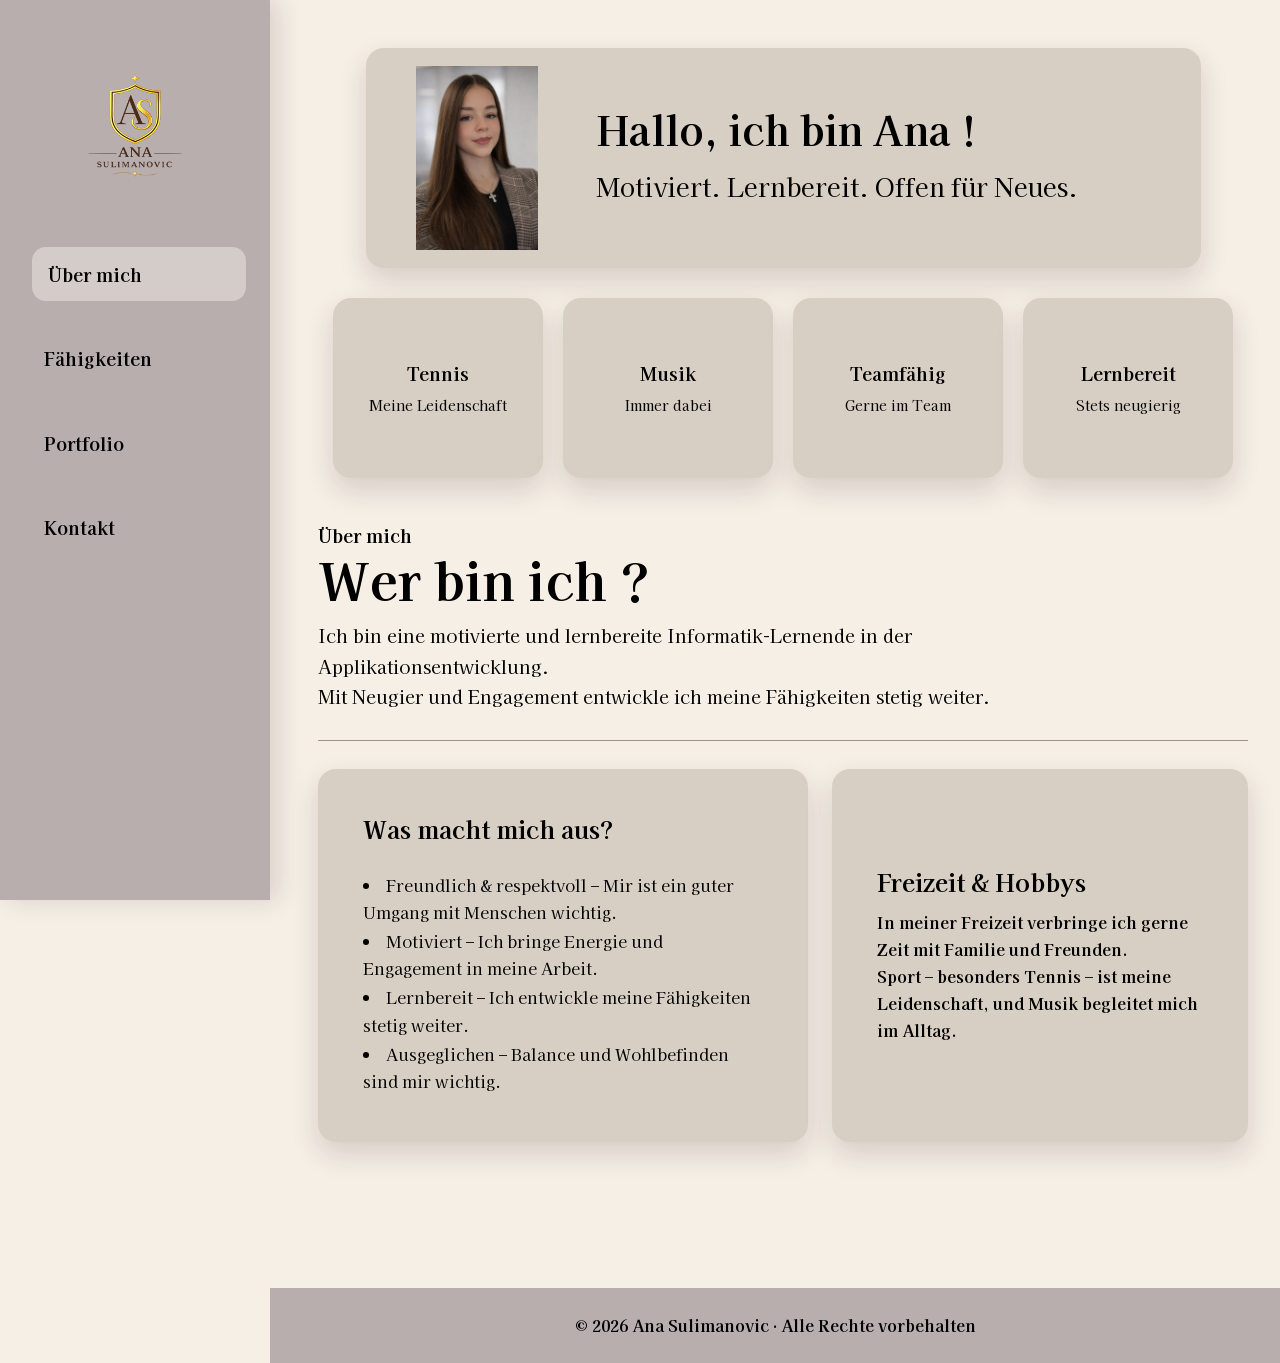
<file: index.html>
<!DOCTYPE html>
<html lang="de">
<head>
    <meta charset="UTF-8">
    <meta name="viewport" content="width=device-width, initial-scale=1.0">
    <title>Ana Sulimanovic | Über mich</title>
    <link rel="preconnect" href="https://fonts.googleapis.com">
    <link rel="preconnect" href="https://fonts.gstatic.com" crossorigin>
    <link href="https://fonts.googleapis.com/css2?family=Kaisei+Tokumin:wght@400;500;700&display=swap" rel="stylesheet">
    <link rel="stylesheet" href="css/style.css">
</head>
<body>
    <a class="skip-link" href="#main">Zum Inhalt springen</a>
    <input class="nav-toggle" type="checkbox" id="nav-toggle" aria-label="Navigation öffnen">

    <aside class="sidebar" aria-label="Hauptnavigation">
        <!-- Accessibility: logo images use lazy loading to improve performance -->
        <a class="logo" href="index.html" aria-label="Zur Startseite">
            <img src="images/logo.png" alt="Logo Ana Sulimanovic" loading="lazy">
        </a>
        <label class="menu-button" for="nav-toggle" aria-label="Menü öffnen">
            <span></span>
            <span></span>
            <span></span>
        </label>
        <!-- Navigation: aria-current added to the active page for screenreader clarity -->
        <nav class="navigation">
            <a class="active" href="index.html" aria-current="page">Über mich</a>
            <a href="faehigkeiten.html">Fähigkeiten</a>
            <a href="portfolio.html">Portfolio</a>
            <a href="kontakt.html">Kontakt</a>
        </nav>
    </aside>

    <main class="content" id="main">
        <section class="section">
            <div class="intro-card">
                <img class="profile-image" src="images/profile.jpg" alt="Portrait von Ana Sulimanovic" loading="lazy">
                <div class="intro-text">
                    <h1>Hallo, ich bin Ana !</h1>
                    <p>Motiviert. Lernbereit. Offen für Neues.</p>
                </div>
            </div>

            <div class="highlight-grid" aria-label="Kurzprofil">
                <article class="small-card">
                    <h2>Tennis</h2>
                    <p>Meine Leidenschaft</p>
                </article>
                <article class="small-card">
                    <h2>Musik</h2>
                    <p>Immer dabei</p>
                </article>
                <article class="small-card">
                    <h2>Teamfähig</h2>
                    <p>Gerne im Team</p>
                </article>
                <article class="small-card">
                    <h2>Lernbereit</h2>
                    <p>Stets neugierig</p>
                </article>
            </div>

            <header class="section-header">
                <p class="section-kicker">Über mich</p>
                <h2>Wer bin ich ?</h2>
                <p>Ich bin eine motivierte und lernbereite Informatik-Lernende in der Applikationsentwicklung.<br>Mit Neugier und Engagement entwickle ich meine Fähigkeiten stetig weiter.</p>
            </header>

            <div class="two-column">
                <article class="box-card">
                    <h3>Was macht mich aus?</h3>
                    <ul class="dash-list">
                        <li>Freundlich &amp; respektvoll – Mir ist ein guter Umgang mit Menschen wichtig.</li>
                        <li>Motiviert – Ich bringe Energie und Engagement in meine Arbeit.</li>
                        <li>Lernbereit – Ich entwickle meine Fähigkeiten stetig weiter.</li>
                        <li>Ausgeglichen – Balance und Wohlbefinden sind mir wichtig.</li>
                    </ul>
                </article>
                <article class="box-card text-only-card">
                    <h3>Freizeit &amp; Hobbys</h3>
                    <p><strong>In meiner Freizeit verbringe ich gerne Zeit mit Familie und Freunden.<br>Sport – besonders Tennis – ist meine Leidenschaft, und Musik begleitet mich im Alltag.</strong></p>
                </article>
            </div>
        </section>
    </main>

    <footer class="footer">
        <p>&copy; 2026 Ana Sulimanovic · Alle Rechte vorbehalten</p>
    </footer>
</body>
</html>
</file>
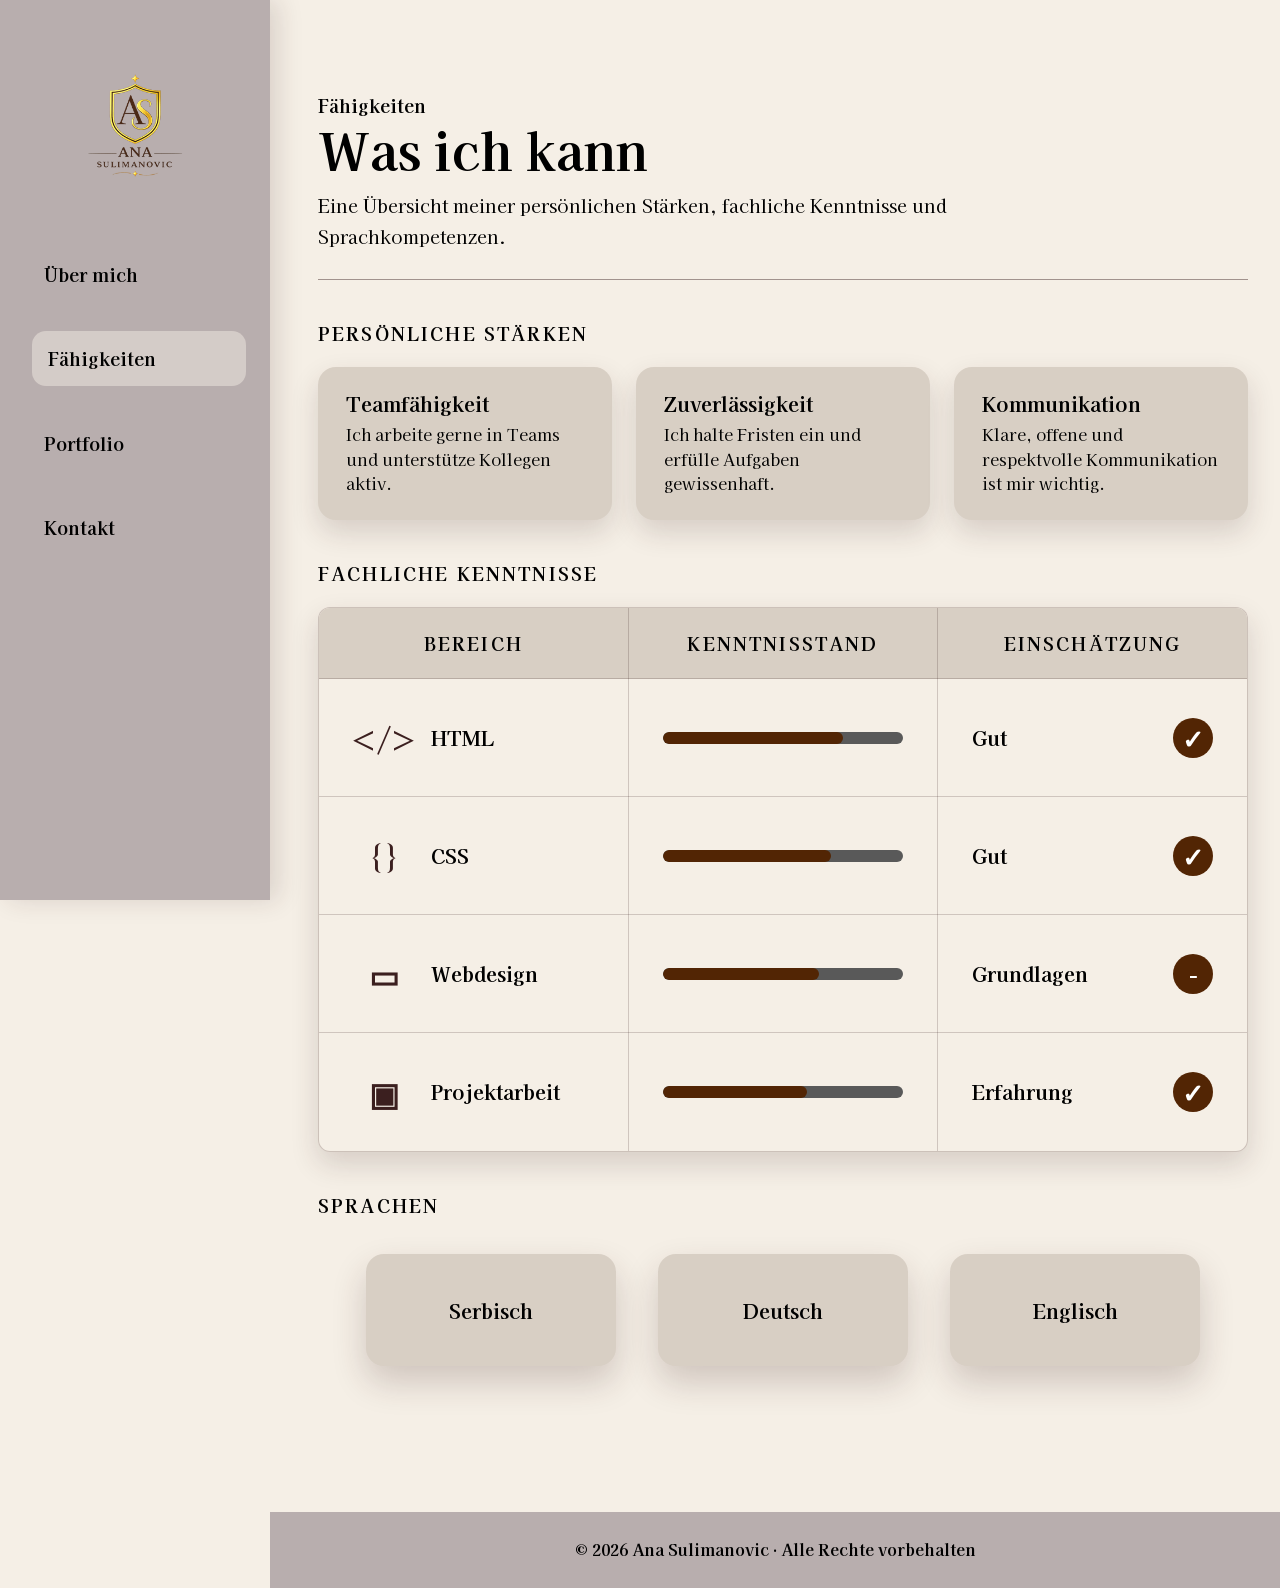
<file: faehigkeiten.html>
<!DOCTYPE html>
<html lang="de">
<head>
    <meta charset="UTF-8">
    <meta name="viewport" content="width=device-width, initial-scale=1.0">
    <title>Ana Sulimanovic | Fähigkeiten</title>
    <link rel="preconnect" href="https://fonts.googleapis.com">
    <link rel="preconnect" href="https://fonts.gstatic.com" crossorigin>
    <link href="https://fonts.googleapis.com/css2?family=Kaisei+Tokumin:wght@400;500;700&display=swap" rel="stylesheet">
    <link rel="stylesheet" href="css/style.css">
</head>
<body>
    <a class="skip-link" href="#main">Zum Inhalt springen</a>
    <input class="nav-toggle" type="checkbox" id="nav-toggle" aria-label="Navigation öffnen">

    <aside class="sidebar" aria-label="Hauptnavigation">
        <!-- Accessibility: logo images use lazy loading to improve performance -->
        <a class="logo" href="index.html" aria-label="Zur Startseite">
            <img src="images/logo.png" alt="Logo Ana Sulimanovic" loading="lazy">
        </a>
        <label class="menu-button" for="nav-toggle" aria-label="Menü öffnen">
            <span></span>
            <span></span>
            <span></span>
        </label>
        <!-- Navigation: aria-current added to the active page for screenreader clarity -->
        <nav class="navigation">
            <a href="index.html">Über mich</a>
            <a class="active" href="faehigkeiten.html" aria-current="page">Fähigkeiten</a>
            <a href="portfolio.html">Portfolio</a>
            <a href="kontakt.html">Kontakt</a>
        </nav>
    </aside>

    <main class="content" id="main">
        <section class="section">
            <header class="section-header">
                <p class="section-kicker">Fähigkeiten</p>
                <h2>Was ich kann</h2>
                <p>Eine Übersicht meiner persönlichen Stärken, fachliche Kenntnisse und Sprachkompetenzen.</p>
            </header>

            <h3 class="area-title">Persönliche Stärken</h3>
            <div class="three-column strengths-grid">
                <article class="box-card strength-card">
                    <h4>Teamfähigkeit</h4>
                    <p>Ich arbeite gerne in Teams und unterstütze Kollegen aktiv.</p>
                </article>
                <article class="box-card strength-card">
                    <h4>Zuverlässigkeit</h4>
                    <p>Ich halte Fristen ein und erfülle Aufgaben gewissenhaft.</p>
                </article>
                <article class="box-card strength-card">
                    <h4>Kommunikation</h4>
                    <p>Klare, offene und respektvolle Kommunikation ist mir wichtig.</p>
                </article>
            </div>

            <h3 class="area-title">Fachliche Kenntnisse</h3>
            <div class="skills-table-card">
                <table class="skills-table">
                    <thead>
                        <tr>
                            <th scope="col">Bereich</th>
                            <th scope="col">Kenntnisstand</th>
                            <th scope="col">Einschätzung</th>
                        </tr>
                    </thead>
                    <tbody>
                        <tr>
                            <td>
                                <span class="skill-area">
                                    <span class="skill-icon">&lt;/&gt;</span>
                                    <span>HTML</span>
                                </span>
                            </td>
                            <td>
                                <span class="progress-track"><span class="progress-fill html"></span></span>
                            </td>
                            <td>
                                <span class="skill-rating">
                                    <span>Gut</span>
                                    <span class="rating-icon">✓</span>
                                </span>
                            </td>
                        </tr>
                        <tr>
                            <td>
                                <span class="skill-area">
                                    <span class="skill-icon">{}</span>
                                    <span>CSS</span>
                                </span>
                            </td>
                            <td>
                                <span class="progress-track"><span class="progress-fill css"></span></span>
                            </td>
                            <td>
                                <span class="skill-rating">
                                    <span>Gut</span>
                                    <span class="rating-icon">✓</span>
                                </span>
                            </td>
                        </tr>
                        <tr>
                            <td>
                                <span class="skill-area">
                                    <span class="skill-icon">▭</span>
                                    <span>Webdesign</span>
                                </span>
                            </td>
                            <td>
                                <span class="progress-track"><span class="progress-fill webdesign"></span></span>
                            </td>
                            <td>
                                <span class="skill-rating">
                                    <span>Grundlagen</span>
                                    <span class="rating-icon">−</span>
                                </span>
                            </td>
                        </tr>
                        <tr>
                            <td>
                                <span class="skill-area">
                                    <span class="skill-icon">▣</span>
                                    <span>Projektarbeit</span>
                                </span>
                            </td>
                            <td>
                                <span class="progress-track"><span class="progress-fill projektarbeit"></span></span>
                            </td>
                            <td>
                                <span class="skill-rating">
                                    <span>Erfahrung</span>
                                    <span class="rating-icon">✓</span>
                                </span>
                            </td>
                        </tr>
                    </tbody>
                </table>
            </div>

            <h3 class="area-title language-title">Sprachen</h3>
            <div class="three-column language-grid">
                <article class="box-card language-card">
                    <h4>Serbisch</h4>
                </article>
                <article class="box-card language-card">
                    <h4>Deutsch</h4>
                </article>
                <article class="box-card language-card">
                    <h4>Englisch</h4>
                </article>
            </div>
        </section>
    </main>

    <footer class="footer">
        <p>&copy; 2026 Ana Sulimanovic · Alle Rechte vorbehalten</p>
    </footer>
</body>
</html>
</file>
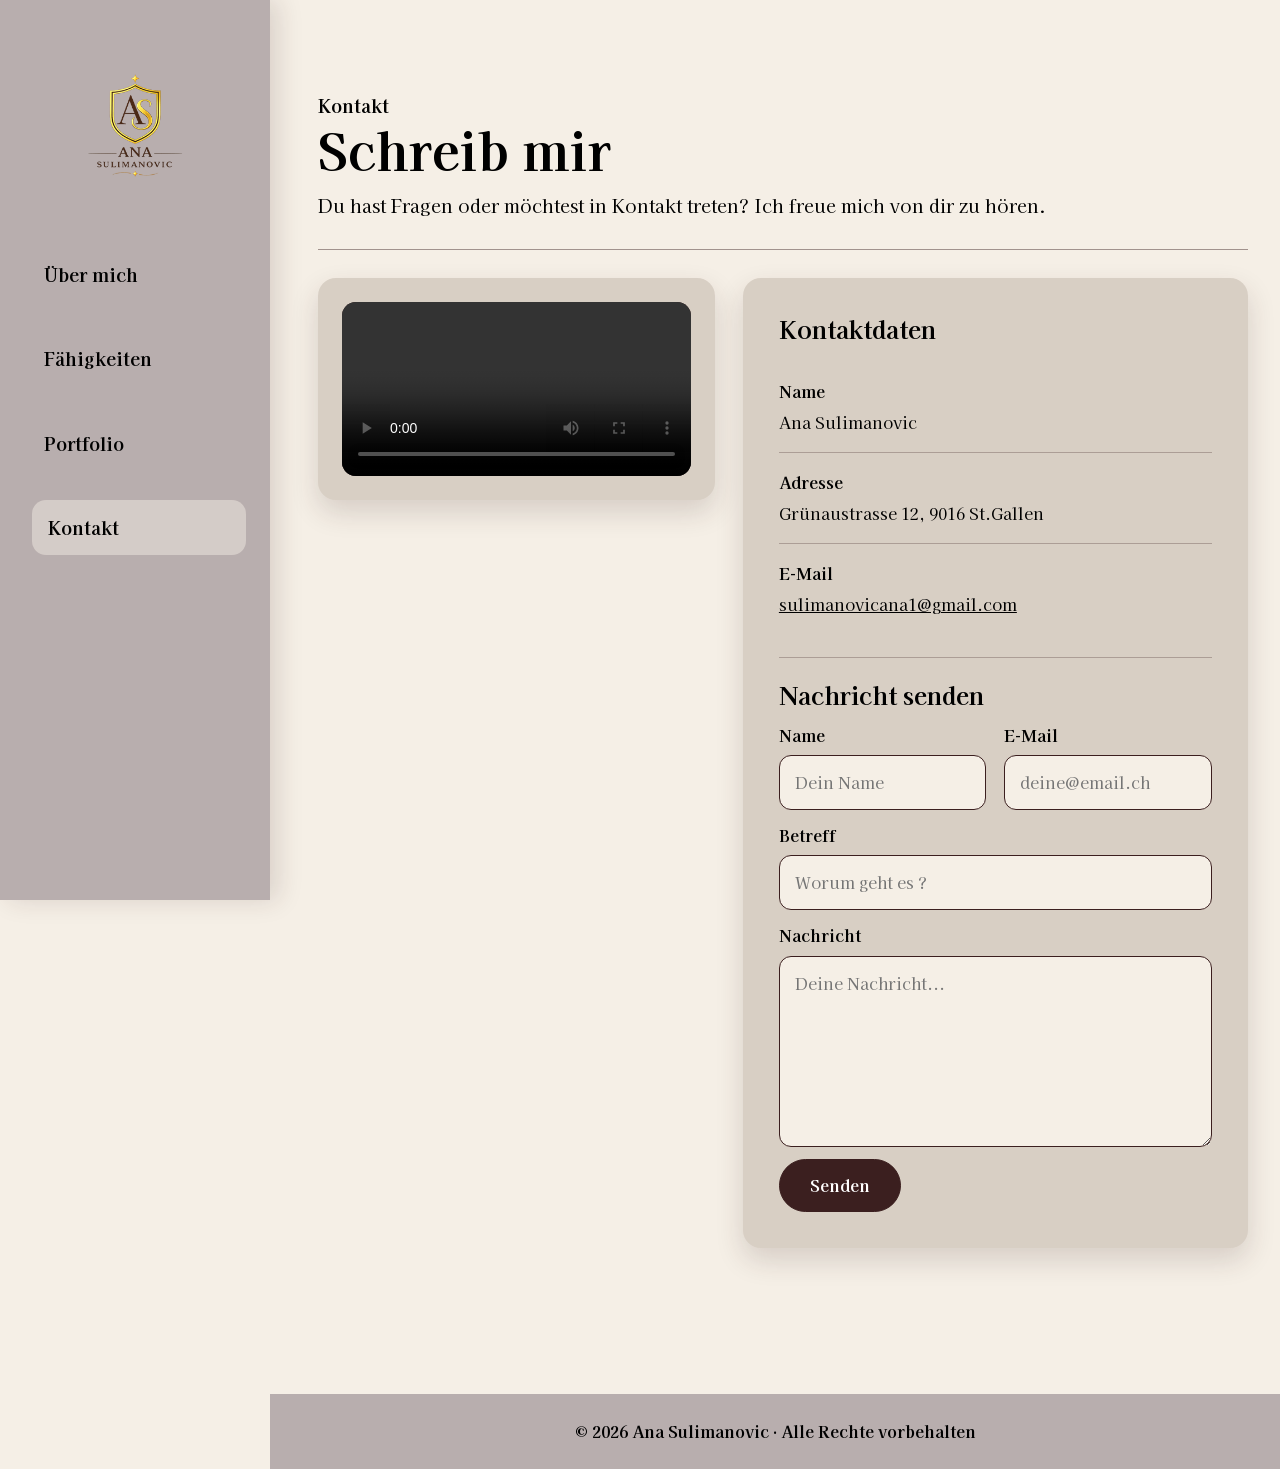
<file: kontakt.html>
<!DOCTYPE html>
<html lang="de">
<head>
    <meta charset="UTF-8">
    <meta name="viewport" content="width=device-width, initial-scale=1.0">
    <title>Ana Sulimanovic | Kontakt</title>
    <link rel="preconnect" href="https://fonts.googleapis.com">
    <link rel="preconnect" href="https://fonts.gstatic.com" crossorigin>
    <link href="https://fonts.googleapis.com/css2?family=Kaisei+Tokumin:wght@400;500;700&display=swap" rel="stylesheet">
    <link rel="stylesheet" href="css/style.css">
</head>
<body>
    <a class="skip-link" href="#main">Zum Inhalt springen</a>
    <input class="nav-toggle" type="checkbox" id="nav-toggle" aria-label="Navigation öffnen">

    <aside class="sidebar" aria-label="Hauptnavigation">
        <!-- Accessibility: logo images use lazy loading to improve performance -->
        <a class="logo" href="index.html" aria-label="Zur Startseite">
            <img src="images/logo.png" alt="Logo Ana Sulimanovic" loading="lazy">
        </a>
        <label class="menu-button" for="nav-toggle" aria-label="Menü öffnen">
            <span></span>
            <span></span>
            <span></span>
        </label>
        <!-- Navigation: aria-current added to the active page for screenreader clarity -->
        <nav class="navigation">
            <a href="index.html">Über mich</a>
            <a href="faehigkeiten.html">Fähigkeiten</a>
            <a href="portfolio.html">Portfolio</a>
            <a class="active" href="kontakt.html" aria-current="page">Kontakt</a>
        </nav>
    </aside>

    <main class="content" id="main">
        <section class="section">
            <header class="section-header">
                <p class="section-kicker">Kontakt</p>
                <h2>Schreib mir</h2>
                <p>Du hast Fragen oder möchtest in Kontakt treten? Ich freue mich von dir zu hören.</p>
            </header>

            <div class="contact-layout">
                <article class="contact-video-card" aria-label="Kontaktvideo">
                    <video class="contact-video" src="videos/kontakt-video.mp4" controls preload="metadata">
                        Dein Browser unterstützt das Video-Element nicht.
                    </video>
                </article>

                <article class="box-card contact-panel">
                    <section class="contact-panel-section contact-data">
                        <h3>Kontaktdaten</h3>
                        <dl>
                            <div>
                                <dt>Name</dt>
                                <dd>Ana Sulimanovic</dd>
                            </div>
                            <div>
                                <dt>Adresse</dt>
                                <dd>Grünaustrasse 12, 9016 St.Gallen</dd>
                            </div>
                            <div>
                                <dt>E-Mail</dt>
                                <dd><a href="mailto:sulimanovicana1@gmail.com">sulimanovicana1@gmail.com</a></dd>
                            </div>
                        </dl>
                    </section>

                    <section class="contact-panel-section">
                        <p class="success-message" id="contact-success" aria-live="polite">✓ Deine Nachricht wurde erfolgreich gesendet.</p>
                        <h3>Nachricht senden</h3>
                        <form class="contact-form" action="#" method="post">
                            <div class="form-split">
                                <div class="form-row">
                                    <label for="name">Name</label>
                                    <input type="text" id="name" name="name" placeholder="Dein Name" autocomplete="name" required>
                                </div>
                                <div class="form-row">
                                    <label for="email">E-Mail</label>
                                    <input type="email" id="email" name="email" placeholder="deine@email.ch" autocomplete="email" required>
                                </div>
                            </div>
                            <div class="form-row">
                                <label for="subject">Betreff</label>
                                <input type="text" id="subject" name="subject" placeholder="Worum geht es ?" required>
                            </div>
                            <div class="form-row">
                                <label for="message">Nachricht</label>
                                <textarea id="message" name="message" rows="6" placeholder="Deine Nachricht..." required></textarea>
                            </div>
                            <button class="submit-button" type="submit">Senden</button>
                        </form>
                    </section>
                </article>
            </div>
        </section>
    </main>

    <footer class="footer">
        <p>&copy; 2026 Ana Sulimanovic · Alle Rechte vorbehalten</p>
    </footer>
    <script>
        const contactForm = document.querySelector(".contact-form");
        const successMessage = document.querySelector("#contact-success");
        let successTimer;

        contactForm.addEventListener("submit", (event) => {
            if (!contactForm.checkValidity()) {
                return;
            }

            event.preventDefault();
            contactForm.reset();
            successMessage.classList.add("is-visible");

            clearTimeout(successTimer);
            successTimer = setTimeout(() => {
                successMessage.classList.remove("is-visible");
            }, 5000);
        });
    </script>
</body>
</html>
</file>
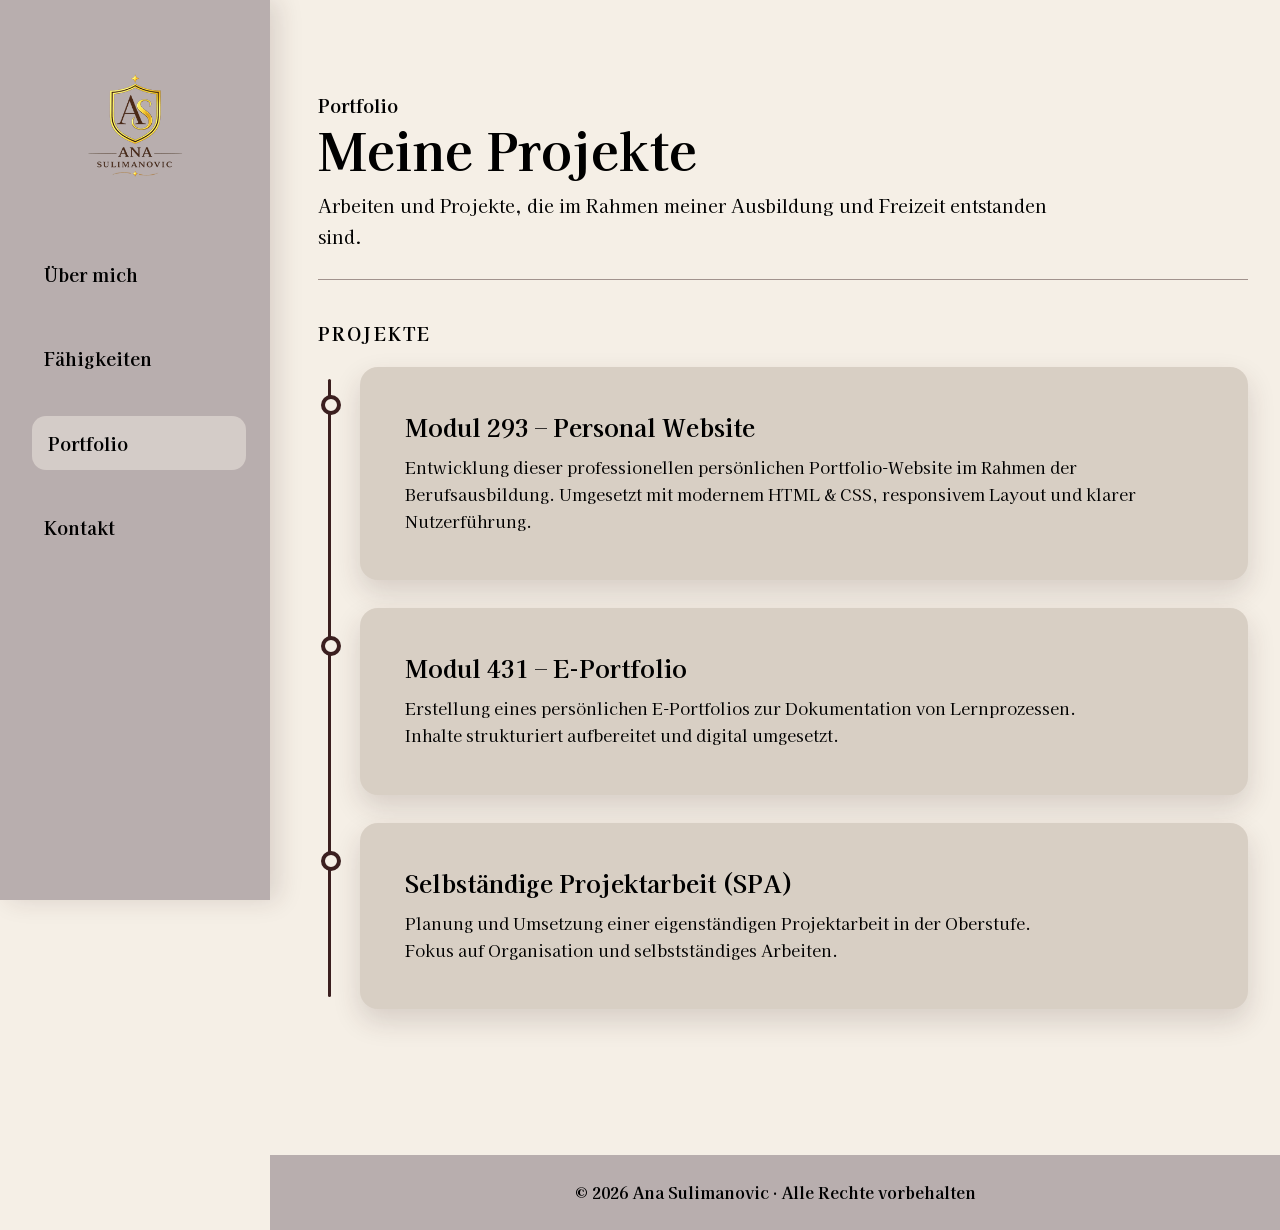
<file: portfolio.html>
<!DOCTYPE html>
<html lang="de">
<head>
    <meta charset="UTF-8">
    <meta name="viewport" content="width=device-width, initial-scale=1.0">
    <title>Ana Sulimanovic | Portfolio</title>
    <link rel="preconnect" href="https://fonts.googleapis.com">
    <link rel="preconnect" href="https://fonts.gstatic.com" crossorigin>
    <link href="https://fonts.googleapis.com/css2?family=Kaisei+Tokumin:wght@400;500;700&display=swap" rel="stylesheet">
    <link rel="stylesheet" href="css/style.css">
</head>
<body>
    <a class="skip-link" href="#main">Zum Inhalt springen</a>
    <input class="nav-toggle" type="checkbox" id="nav-toggle" aria-label="Navigation öffnen">

    <aside class="sidebar" aria-label="Hauptnavigation">
        <!-- Accessibility: logo images use lazy loading to improve performance -->
        <a class="logo" href="index.html" aria-label="Zur Startseite">
            <img src="images/logo.png" alt="Logo Ana Sulimanovic" loading="lazy">
        </a>
        <label class="menu-button" for="nav-toggle" aria-label="Menü öffnen">
            <span></span>
            <span></span>
            <span></span>
        </label>
        <!-- Navigation: aria-current added to the active page for screenreader clarity -->
        <nav class="navigation">
            <a href="index.html">Über mich</a>
            <a href="faehigkeiten.html">Fähigkeiten</a>
            <a class="active" href="portfolio.html" aria-current="page">Portfolio</a>
            <a href="kontakt.html">Kontakt</a>
        </nav>
    </aside>

    <main class="content" id="main">
        <section class="section">
            <header class="section-header">
                <p class="section-kicker">Portfolio</p>
                <h2>Meine Projekte</h2>
                <p>Arbeiten und Projekte, die im Rahmen meiner Ausbildung und Freizeit entstanden sind.</p>
            </header>

            <h3 class="area-title">Projekte</h3>
            <div class="timeline">
                <article class="timeline-item">
                    <div class="box-card project-card">
                        <h3>Modul 293 – Personal Website</h3>
                        <p>Entwicklung dieser professionellen persönlichen Portfolio-Website im Rahmen der Berufsausbildung. Umgesetzt mit modernem HTML &amp; CSS, responsivem Layout und klarer Nutzerführung.</p>
                    </div>
                </article>
                <article class="timeline-item">
                    <div class="box-card project-card">
                        <h3>Modul 431 – E-Portfolio</h3>
                        <p>Erstellung eines persönlichen E-Portfolios zur Dokumentation von Lernprozessen.<br>Inhalte strukturiert aufbereitet und digital umgesetzt.</p>
                    </div>
                </article>
                <article class="timeline-item">
                    <div class="box-card project-card">
                        <h3>Selbständige Projektarbeit (SPA)</h3>
                        <p>Planung und Umsetzung einer eigenständigen Projektarbeit in der Oberstufe.<br>Fokus auf Organisation und selbstständiges Arbeiten.</p>
                    </div>
                </article>
            </div>
        </section>
    </main>

    <footer class="footer">
        <p>&copy; 2026 Ana Sulimanovic · Alle Rechte vorbehalten</p>
    </footer>
</body>
</html>
</file>
<file: css/style.css>
:root {
    --page-bg: #F5EFE6;
    --card-bg: #D8CFC4;
    --sidebar-bg: #B8AEAE;
    --line: #3B1F1F;
    --skill-bar-bg: #595959;
    --skill-bar-fill: #522504;
    /* Success / notification colors (used instead of hardcoded values) */
    --success-border: #2e7d32;
    --success-bg: #dff5e1;
    --success-text: #2e7d32;
    --text: #000000;
    --button-text: #FFFFFF;
    --shadow: 0 12px 28px rgba(59, 31, 31, 0.16);
    --radius: 18px;
    --sidebar-width: 270px;
    --content-width: 980px;
}

*,
*::before,
*::after {
    box-sizing: border-box;
}

html {
    scroll-behavior: smooth;
}

body {
    margin: 0;
    min-height: 100vh;
    background: var(--page-bg);
    color: var(--text);
    font-family: "Kaisei Tokumin", serif;
    font-size: 16px;
    line-height: 1.7;
}

img {
    display: block;
    max-width: 100%;
}

a {
    color: inherit;
}

.skip-link {
    position: fixed;
    top: 16px;
    left: 16px;
    z-index: 100;
    transform: translateY(-160%);
    padding: 8px 14px;
    border: 1px solid var(--line);
    border-radius: 10px;
    background: var(--card-bg);
}

.skip-link:focus {
    transform: translateY(0);
}

.nav-toggle {
    position: fixed;
    width: 1px;
    height: 1px;
    opacity: 0;
    pointer-events: none;
}

/* Sidebar */
.sidebar {
    position: fixed;
    inset: 0 auto 0 0;
    z-index: 20;
    width: var(--sidebar-width);
    padding: 58px 28px 42px;
    /* Use sidebar bg variable for easier theming and maintenance */
    background: var(--sidebar-bg);
    display: flex;
    flex-direction: column;
    align-items: flex-start;
    box-shadow: 8px 0 24px rgba(59, 31, 31, 0.14);
}

.logo {
    display: block;
    width: 315px;
    max-width: 100%;
    margin: 0 auto 46px;
}

.logo img {
    width: 100%;
    height: auto;
    object-fit: contain;
    border-radius: 10px;
}

.menu-button {
    display: none;
}

.navigation {
    display: flex;
    flex-direction: column;
    gap: 30px;
    width: 100%;
}

.navigation a {
    display: block;
    padding: 12px 16px;
    border-radius: 14px;
    color: var(--text);
    font-size: 18px;
    font-weight: 700;
    text-decoration: none;
    transition: background-color 0.2s ease, transform 0.2s ease;
}

.navigation a:hover,
.navigation a:focus-visible,
.navigation a.active {
    background: rgba(245, 239, 230, 0.45);
    transform: translateX(4px);
    outline: none;
}

/* Layout */
.content {
    width: min(calc(100% - var(--sidebar-width) - 80px), var(--content-width));
    margin-left: calc(var(--sidebar-width) + 48px);
    padding: 48px 0 64px;
}

.section {
    scroll-margin-top: 36px;
    margin-bottom: 82px;
}

.section-header {
    margin: 42px 0 28px;
    padding-bottom: 28px;
    border-bottom: 1px solid rgba(59, 31, 31, 0.45);
}

.section-kicker {
    margin: 0 0 12px;
    font-size: 18px;
    font-weight: 700;
}

.section-header h2 {
    margin: 0 0 12px;
    font-size: clamp(32px, 4vw, 52px);
    font-weight: 700;
    line-height: 1.12;
}

.section-header p {
    max-width: 760px;
    margin: 0;
    font-size: 18px;
}

.area-title {
    margin: 38px 0 18px;
    font-size: 18px;
    font-weight: 700;
    letter-spacing: 0.12em;
    text-transform: uppercase;
}

/* Über mich */
.intro-card {
    display: grid;
    grid-template-columns: 122px 1fr;
    gap: 58px;
    align-items: center;
    width: min(100%, 835px);
    min-height: 220px;
    margin: 0 auto;
    padding: 18px 50px;
    border-radius: var(--radius);
    background: var(--card-bg);
    box-shadow: var(--shadow);
}

.profile-image {
    width: 122px;
    height: 184px;
    border-radius: 0;
    object-fit: cover;
    object-position: center top;
    border: 0;
}

.intro-text h1 {
    margin: 0 0 14px;
    font-size: clamp(28px, 3.2vw, 40px);
    line-height: 1.08;
}

.intro-text p {
    margin: 0;
    font-size: clamp(18px, 2vw, 25px);
}

.highlight-grid {
    display: grid;
    grid-template-columns: repeat(4, 210px);
    justify-content: center;
    gap: 20px;
    margin-top: 30px;
}

.small-card {
    width: 210px;
    min-height: 180px;
    padding: 22px 18px;
    border-radius: var(--radius);
    background: var(--card-bg);
    display: flex;
    flex-direction: column;
    align-items: center;
    justify-content: center;
    text-align: center;
    box-shadow: var(--shadow);
    transition: transform 0.2s ease, box-shadow 0.2s ease;
}

.small-card:hover,
.box-card:hover {
    transform: translateY(-3px);
    box-shadow: 0 16px 34px rgba(59, 31, 31, 0.16);
}

.card-icon {
    display: inline-grid;
    place-items: center;
    width: 42px;
    height: 42px;
    margin-bottom: 14px;
    border: 1px solid var(--line);
    border-radius: 50%;
    font-weight: 700;
}

.small-card h2 {
    margin: 0;
    font-size: 18px;
}

.small-card p {
    margin: 6px 0 0;
    font-size: 14px;
}

.two-column,
.three-column,
.contact-grid {
    display: grid;
    gap: 24px;
}

.two-column,
.contact-grid {
    grid-template-columns: repeat(2, 1fr);
}

.two-column {
    grid-template-columns: minmax(0, 1.18fr) minmax(0, 1fr);
}

.three-column {
    grid-template-columns: repeat(3, 1fr);
}

.box-card {
    min-height: 220px;
    padding: 45px;
    border-radius: var(--radius);
    background: var(--card-bg);
    box-shadow: var(--shadow);
    transition: transform 0.2s ease, box-shadow 0.2s ease;
    display: flex;
    flex-direction: column;
    justify-content: center;
}

.box-card h3,
.box-card h4 {
    margin: 0 0 12px;
    font-size: 24px;
    line-height: 1.25;
}

.box-card h4 {
    font-size: 20px;
}

.box-card p {
    margin: 0;
}

.strengths-grid {
    align-items: stretch;
}

.strength-card {
    min-height: 138px;
    padding: 24px 28px;
    justify-content: center;
}

.strength-card h4 {
    margin-bottom: 6px;
}

.strength-card p {
    line-height: 1.55;
}

.dash-list {
    margin: 14px 0 0;
    padding: 0;
    list-style-position: inside;
}

.dash-list li {
    margin: 2px 0;
}

.text-only-card {
    min-height: 140px;
    background: var(--card-bg);
    box-shadow: var(--shadow);
}

.text-only-card:hover {
    transform: translateY(-3px);
    box-shadow: 0 16px 34px rgba(59, 31, 31, 0.16);
}

/* Fähigkeiten */
.skills-table-card {
    overflow-x: auto;
    overflow-y: hidden;
    border: 1px solid rgba(59, 31, 31, 0.22);
    border-radius: 12px;
    background: rgba(245, 239, 230, 0.5);
    box-shadow: var(--shadow);
}

.skills-table {
    width: 100%;
    min-width: 760px;
    border-collapse: collapse;
    table-layout: fixed;
}

.skills-table th,
.skills-table td {
    border-right: 1px solid rgba(59, 31, 31, 0.2);
    border-bottom: 1px solid rgba(59, 31, 31, 0.2);
}

.skills-table th:last-child,
.skills-table td:last-child {
    border-right: 0;
}

.skills-table tr:last-child td {
    border-bottom: 0;
}

.skills-table th {
    padding: 20px 24px;
    background: var(--card-bg);
    font-size: 18px;
    letter-spacing: 0.12em;
    text-transform: uppercase;
}

.skills-table td {
    height: 118px;
    padding: 26px 34px;
    font-size: 20px;
    font-weight: 700;
}

.skill-area,
.skill-rating {
    display: flex;
    align-items: center;
    gap: 16px;
}

.skill-icon {
    display: inline-flex;
    align-items: center;
    justify-content: center;
    width: 62px;
    color: var(--line);
    font-size: 32px;
    font-weight: 700;
    line-height: 1;
}

.skill-rating {
    justify-content: space-between;
}

.rating-icon {
    display: inline-flex;
    align-items: center;
    justify-content: center;
    flex: 0 0 40px;
    width: 40px;
    height: 40px;
    border-radius: 50%;
    /* Use skill bar fill variable instead of hardcoded color */
    background: var(--skill-bar-fill);
    color: var(--button-text);
    font-size: 26px;
    font-weight: 700;
    line-height: 1;
}

.progress-track {
    display: block;
    overflow: hidden;
    height: 12px;
    border-radius: 999px;
    background-color: var(--skill-bar-bg);
}

.progress-fill {
    display: block;
    height: 100%;
    border-radius: inherit;
    background-color: var(--skill-bar-fill);
}

.progress-fill.html {
    width: 75%;
}

.progress-fill.css {
    width: 70%;
}

.progress-fill.webdesign {
    width: 65%;
}

.progress-fill.projektarbeit {
    width: 60%;
}

.language-grid {
    grid-template-columns: repeat(3, minmax(0, 250px));
    justify-content: center;
    gap: 42px;
    margin-top: 34px;
    margin-bottom: 58px;
}

.language-title {
    margin-bottom: 0;
}

.language-card {
    width: 250px;
    min-height: 112px;
    padding: 24px 28px;
    align-items: center;
    justify-content: center;
    text-align: center;
    box-shadow: 0 16px 34px rgba(59, 31, 31, 0.2);
}

.language-card h4 {
    margin: 0;
}

/* Portfolio */
.timeline {
    position: relative;
    display: grid;
    gap: 28px;
    padding-left: 42px;
}

.timeline::before {
    content: "";
    position: absolute;
    top: 12px;
    bottom: 12px;
    left: 10px;
    width: 3px;
    border-radius: 999px;
    background: var(--line);
}

.timeline-item {
    position: relative;
}

.timeline-item::before {
    content: "";
    position: absolute;
    top: 28px;
    left: -39px;
    width: 20px;
    height: 20px;
    border: 4px solid var(--line);
    border-radius: 50%;
    background: var(--page-bg);
}

.project-card {
    min-height: 146px;
}

/* Kontakt */
.contact-layout {
    display: grid;
    grid-template-columns: minmax(280px, 0.44fr) minmax(360px, 0.56fr);
    gap: 28px;
    align-items: start;
}

.contact-video-card {
    display: flex;
    align-items: flex-start;
    justify-content: flex-start;
    height: fit-content;
    padding: 24px;
    border-radius: var(--radius);
    background: var(--card-bg);
    box-shadow: var(--shadow);
}

.contact-video {
    width: 100%;
    height: auto;
    border-radius: calc(var(--radius) - 4px);
    object-fit: contain;
    background: var(--line);
}

.contact-panel {
    min-height: 0;
    padding: 36px;
    justify-content: flex-start;
}

.contact-panel-section + .contact-panel-section {
    margin-top: 22px;
    padding-top: 22px;
    border-top: 1px solid rgba(59, 31, 31, 0.28);
}

.contact-panel form {
    margin-top: 12px;
}

.contact-panel .form-split {
    gap: 18px;
}

.contact-panel .form-row {
    gap: 6px;
    margin-bottom: 12px;
}

.contact-panel textarea {
    min-height: 190px;
}

.success-message {
    display: none;
    margin: 0 0 20px;
    padding: 15px;
    /* Replaced hardcoded success colors with variables for consistency */
    border: 1px solid var(--success-border);
    border-radius: 12px;
    background: var(--success-bg);
    color: var(--success-text);
    font-weight: 700;
    opacity: 0;
}

.success-message.is-visible {
    display: block;
    animation: fade-in 0.35s ease forwards;
}

@keyframes fade-in {
    from {
        opacity: 0;
        transform: translateY(-4px);
    }

    to {
        opacity: 1;
        transform: translateY(0);
    }
}

.contact-data dl {
    margin: 18px 0 0;
}

.contact-data div {
    padding: 16px 0;
    border-bottom: 1px solid rgba(59, 31, 31, 0.28);
}

.contact-data div:last-child {
    border-bottom: 0;
}

.contact-data dt {
    font-weight: 700;
}

.contact-data dd {
    margin: 4px 0 0;
    overflow-wrap: anywhere;
}

form {
    margin-top: 18px;
}

.form-split {
    display: grid;
    grid-template-columns: repeat(2, 1fr);
    gap: 24px;
}

.form-row {
    display: grid;
    gap: 8px;
    margin-bottom: 18px;
}

label {
    font-weight: 700;
}

input,
textarea {
    width: 100%;
    padding: 13px 15px;
    border: 1px solid var(--line);
    border-radius: 12px;
    background: var(--page-bg);
    color: var(--text);
    font: inherit;
}

textarea {
    min-height: 150px;
    resize: vertical;
}

input:focus,
textarea:focus {
    outline: 2px solid var(--line);
    outline-offset: 2px;
}

.submit-button {
    display: inline-flex;
    align-items: center;
    justify-content: center;
    min-height: 46px;
    padding: 12px 30px;
    border: 1px solid var(--line);
    border-radius: 999px;
    background: var(--line);
    color: var(--button-text);
    font: inherit;
    font-weight: 700;
    cursor: pointer;
    transition: background-color 0.2s ease, color 0.2s ease;
}

.submit-button:hover,
.submit-button:focus-visible {
    background: transparent;
    color: var(--line);
    outline: none;
}

/* Footer */
.footer {
    margin-left: var(--sidebar-width);
    padding: 24px;
    /* Use sidebar background variable to avoid hardcoded color */
    background: var(--sidebar-bg);
    text-align: center;
}

.footer p {
    margin: 0;
    color: var(--text);
    font-weight: 700;
}

@media (max-width: 1024px) {
    :root {
        --sidebar-width: 220px;
    }

    .sidebar {
        padding: 34px 24px;
    }

    .logo {
        width: 205px;
        margin-bottom: 44px;
    }

    .navigation {
        gap: 22px;
    }

    .navigation a {
        font-size: 16px;
    }

    .content {
        width: min(calc(100% - var(--sidebar-width) - 48px), var(--content-width));
        margin-left: calc(var(--sidebar-width) + 28px);
    }

    .intro-card {
        grid-template-columns: 110px 1fr;
        gap: 34px;
        padding: 18px 32px;
    }

    .profile-image {
        width: 110px;
        height: 166px;
    }

    .highlight-grid,
    .three-column {
        grid-template-columns: repeat(2, 1fr);
    }

    .highlight-grid {
        grid-template-columns: repeat(2, 210px);
    }

    .strength-card {
        min-height: 130px;
        padding: 22px 24px;
    }

    .language-grid {
        grid-template-columns: repeat(3, minmax(0, 210px));
        gap: 26px;
    }

    .language-card {
        width: 210px;
    }
}

@media (max-width: 760px) {
    body {
        font-size: 15px;
    }

    .sidebar {
        position: sticky;
        top: 0;
        width: 100%;
        min-height: 82px;
        padding: 14px 18px;
        flex-direction: row;
        align-items: center;
        justify-content: space-between;
    }

    .logo {
        width: 140px;
        margin: 0;
    }

    .menu-button {
        display: grid;
        gap: 5px;
        width: 44px;
        padding: 8px;
        cursor: pointer;
    }

    .menu-button span {
        height: 2px;
        border-radius: 999px;
        background: var(--text);
    }

        .navigation {
        position: absolute;
        top: 82px;
        left: 0;
        display: none;
        width: 100%;
        padding: 18px;
        gap: 10px;
        /* mobile menu uses the same sidebar background variable */
        background: var(--sidebar-bg);
        box-shadow: 0 12px 22px rgba(59, 31, 31, 0.12);
    }

    .nav-toggle:checked ~ .sidebar .navigation {
        display: flex;
    }

    .content {
        width: min(100% - 32px, var(--content-width));
        margin: 0 auto;
        padding: 32px 0 48px;
    }

    .footer {
        margin-left: 0;
    }

    .intro-card,
    .two-column,
    .three-column,
    .contact-grid,
    .contact-layout,
    .form-split {
        grid-template-columns: 1fr;
    }

    .contact-video-card {
        padding: 22px;
    }

    .contact-panel {
        padding: 30px;
    }

    .intro-card {
        justify-items: center;
        text-align: center;
        width: 100%;
    }

    .highlight-grid {
        grid-template-columns: repeat(2, minmax(0, 210px));
    }

    .section {
        margin-bottom: 58px;
    }

    .strength-card {
        min-height: 118px;
        padding: 20px 22px;
    }

    .language-grid {
        grid-template-columns: repeat(3, minmax(0, 1fr));
        gap: 16px;
        margin-top: 28px;
        margin-bottom: 48px;
    }

    .language-card {
        width: 100%;
        min-height: 96px;
    }
}

@media (max-width: 480px) {
    .content {
        width: min(100% - 22px, var(--content-width));
        padding-top: 24px;
    }

    .intro-card,
    .box-card {
        padding: 22px;
    }

    .contact-video-card,
    .contact-panel {
        padding: 22px;
    }

    .strength-card {
        min-height: 112px;
        padding: 18px 20px;
    }

    .language-grid {
        grid-template-columns: repeat(3, minmax(0, 1fr));
        gap: 10px;
        margin-top: 24px;
    }

    .language-card {
        width: 100%;
        min-height: 82px;
        padding: 16px 8px;
    }

    .highlight-grid {
        grid-template-columns: 1fr;
        gap: 16px;
        justify-items: center;
    }

    .small-card {
        width: min(100%, 220px);
        min-height: 170px;
    }

    .profile-image {
        width: 110px;
        height: 166px;
    }

    .intro-text p {
        font-size: 19px;
    }

    .timeline {
        padding-left: 30px;
    }

    .timeline-item::before {
        left: -31px;
    }
}
</file>
